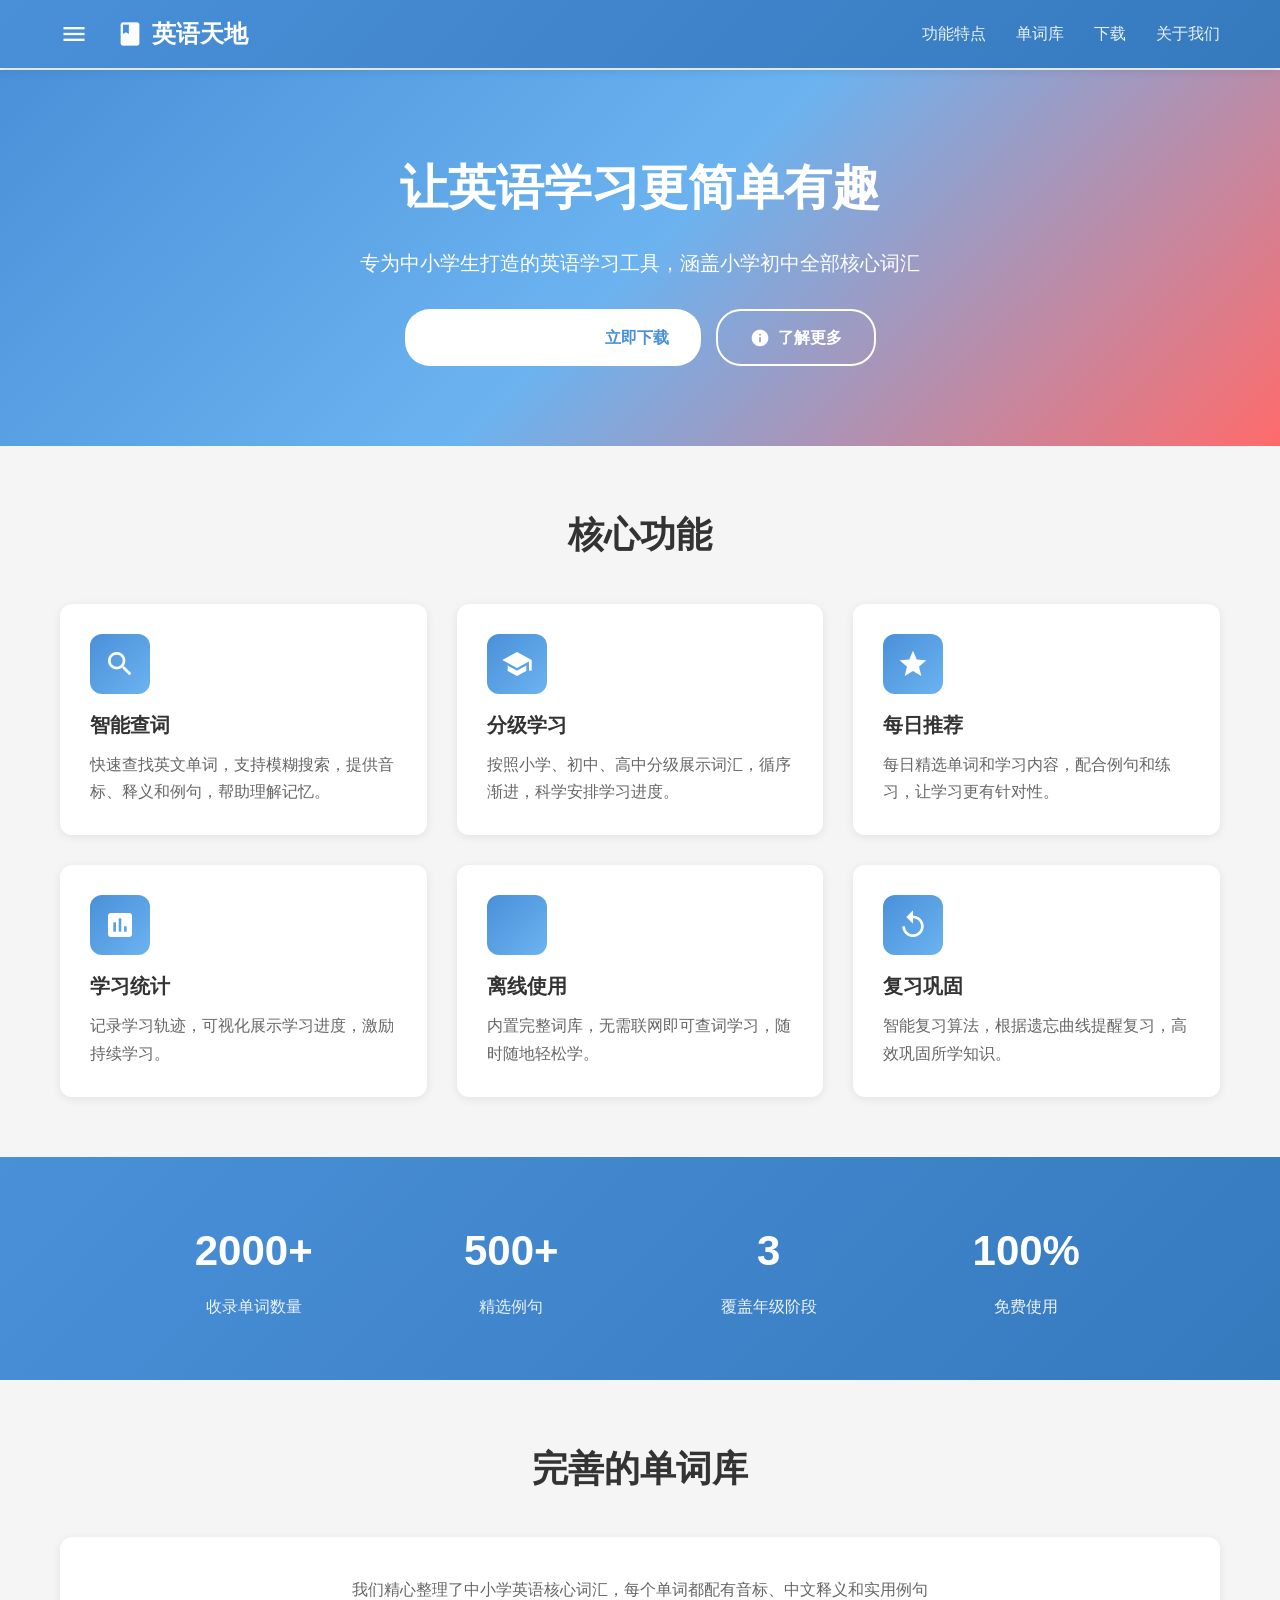
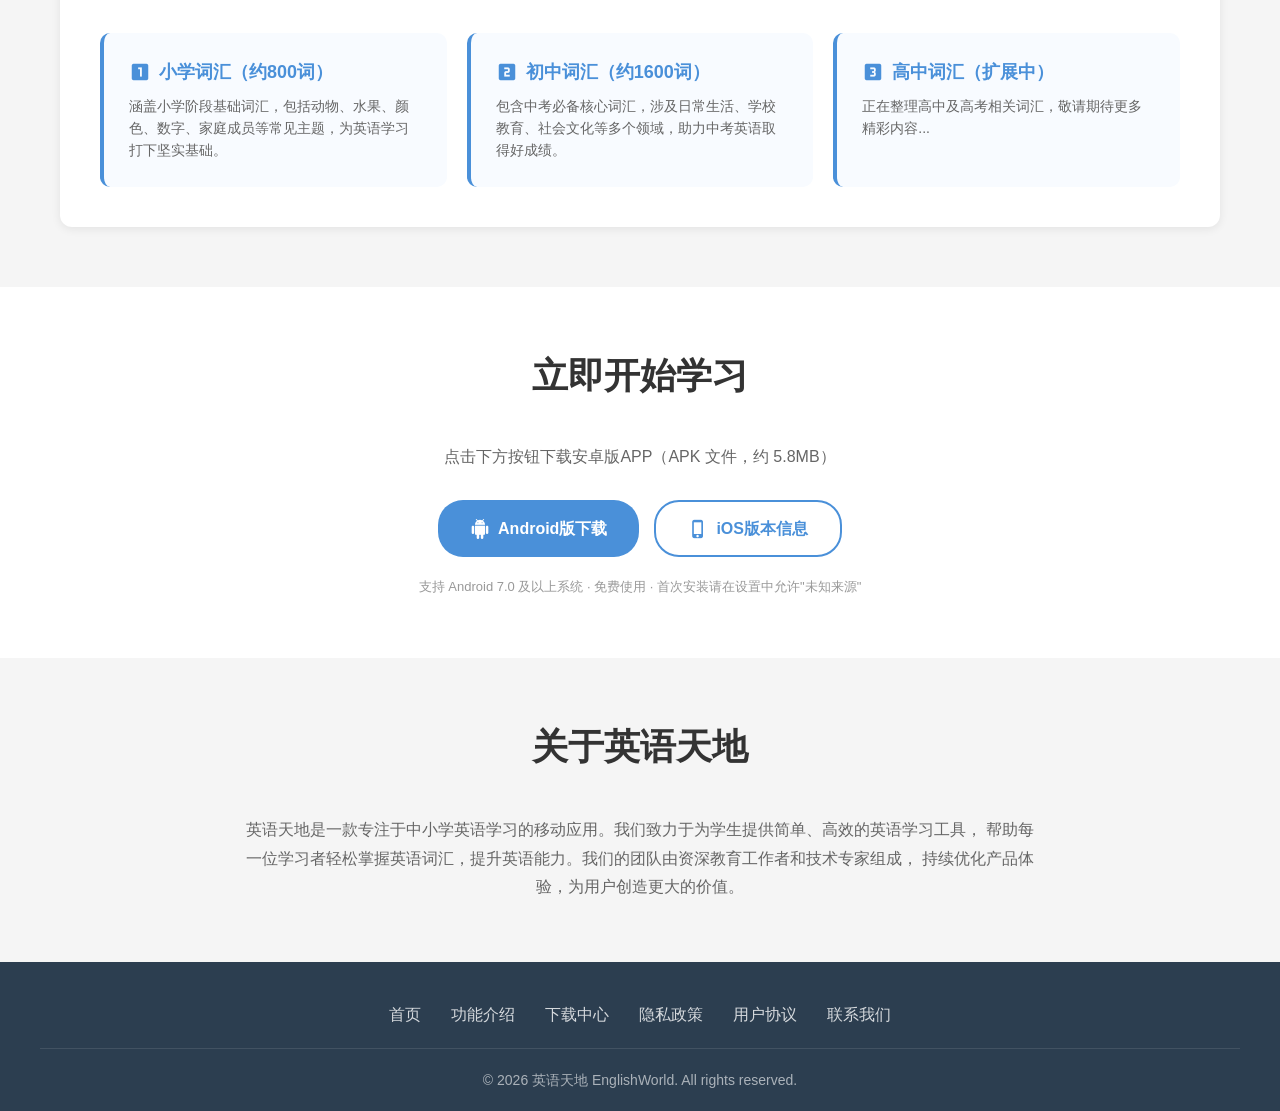
<file: website/index.html>
<!DOCTYPE html>
<html lang="zh-CN">
<head>
    <meta charset="UTF-8">
    <meta name="viewport" content="width=device-width, initial-scale=1.0">
    <title>英语天地 - 让英语学习更简单</title>
    <link href="https://fonts.googleapis.com/icon?family=Material+Icons" rel="stylesheet">
    <style>
        * {
            margin: 0;
            padding: 0;
            box-sizing: border-box;
        }

        body {
            font-family: 'Roboto', -apple-system, BlinkMacSystemFont, 'Segoe UI', 'Helvetica Neue', Arial, sans-serif;
            line-height: 1.6;
            color: #333;
            background-color: #f5f5f5;
        }

        /* 导航栏 */
        .navbar {
            background: linear-gradient(135deg, #4A90D9 0%, #357ABD 100%);
            padding: 15px 0;
            position: fixed;
            width: 100%;
            top: 0;
            z-index: 1000;
            box-shadow: 0 2px 10px rgba(0,0,0,0.1);
        }

        .nav-container {
            max-width: 1200px;
            margin: 0 auto;
            padding: 0 20px;
            display: flex;
            justify-content: space-between;
            align-items: center;
        }

        .logo {
            color: white;
            font-size: 24px;
            font-weight: bold;
            text-decoration: none;
            display: flex;
            align-items: center;
            gap: 8px;
        }

        .logo .material-icons {
            font-size: 28px;
        }

        .nav-links {
            display: flex;
            gap: 30px;
        }

        .nav-links a {
            color: rgba(255,255,255,0.9);
            text-decoration: none;
            transition: color 0.3s;
        }

        .nav-links a:hover {
            color: white;
        }

        /* Hero区域 */
        .hero {
            margin-top: 70px;
            padding: 80px 20px;
            text-align: center;
            background: linear-gradient(135deg, #4A90D9 0%, #6BB3F0 50%, #FF6B6B 100%);
            color: white;
        }

        .hero h1 {
            font-size: 48px;
            margin-bottom: 20px;
            animation: fadeInUp 1s ease-out;
        }

        .hero p {
            font-size: 20px;
            margin-bottom: 30px;
            opacity: 0.95;
            animation: fadeInUp 1s ease-out 0.2s both;
        }

        .btn-group {
            display: flex;
            gap: 15px;
            justify-content: center;
            flex-wrap: wrap;
            animation: fadeInUp 1s ease-out 0.4s both;
        }

        .btn {
            padding: 14px 32px;
            border-radius: 25px;
            text-decoration: none;
            font-weight: bold;
            transition: all 0.3s;
            display: inline-flex;
            align-items: center;
            gap: 8px;
        }

        .btn .material-icons {
            font-size: 20px;
        }

        .btn-primary {
            background: white;
            color: #4A90D9;
        }

        .btn-primary:hover {
            transform: translateY(-2px);
            box-shadow: 0 5px 20px rgba(0,0,0,0.2);
        }

        .btn-secondary {
            background: transparent;
            color: white;
            border: 2px solid white;
        }

        .btn-secondary:hover {
            background: white;
            color: #4A90D9;
        }

        /* 功能特性 */
        .features {
            max-width: 1200px;
            margin: 60px auto;
            padding: 0 20px;
        }

        .section-title {
            text-align: center;
            font-size: 36px;
            margin-bottom: 40px;
            color: #333;
        }

        .features-grid {
            display: grid;
            grid-template-columns: repeat(auto-fit, minmax(280px, 1fr));
            gap: 30px;
        }

        .feature-card {
            background: white;
            padding: 30px;
            border-radius: 12px;
            box-shadow: 0 2px 10px rgba(0,0,0,0.08);
            transition: all 0.3s;
        }

        .feature-card:hover {
            transform: translateY(-5px);
            box-shadow: 0 8px 25px rgba(0,0,0,0.15);
        }

        .feature-icon {
            width: 60px;
            height: 60px;
            background: linear-gradient(135deg, #4A90D9, #6BB3F0);
            border-radius: 12px;
            display: flex;
            align-items: center;
            justify-content: center;
            margin-bottom: 15px;
        }

        .feature-icon .material-icons {
            font-size: 32px;
            color: white;
        }

        .feature-card h3 {
            font-size: 20px;
            margin-bottom: 10px;
            color: #333;
        }

        .feature-card p {
            color: #666;
            line-height: 1.7;
        }

        /* 数据统计 */
        .stats {
            background: linear-gradient(135deg, #4A90D9 0%, #357ABD 100%);
            padding: 60px 20px;
            color: white;
        }

        .stats-grid {
            max-width: 1000px;
            margin: 0 auto;
            display: grid;
            grid-template-columns: repeat(auto-fit, minmax(200px, 1fr));
            gap: 30px;
            text-align: center;
        }

        .stat-item h3 {
            font-size: 42px;
            margin-bottom: 10px;
        }

        .stat-item p {
            font-size: 16px;
            opacity: 0.9;
        }

        /* 单词库展示 */
        .wordbank {
            max-width: 1200px;
            margin: 60px auto;
            padding: 0 20px;
        }

        .wordbank-content {
            background: white;
            border-radius: 12px;
            padding: 40px;
            box-shadow: 0 2px 10px rgba(0,0,0,0.08);
        }

        .word-categories {
            display: grid;
            grid-template-columns: repeat(auto-fit, minmax(250px, 1fr));
            gap: 20px;
            margin-top: 30px;
        }

        .category-card {
            padding: 25px;
            border-radius: 10px;
            border-left: 4px solid #4A90D9;
            background: #F8FBFF;
        }

        .category-card h4 {
            font-size: 18px;
            margin-bottom: 8px;
            color: #4A90D9;
            display: flex;
            align-items: center;
            gap: 8px;
        }

        .category-card h4 .material-icons {
            font-size: 22px;
        }

        .category-card p {
            color: #666;
            font-size: 14px;
        }

        /* 页脚 */
        .footer {
            background: #2C3E50;
            color: white;
            padding: 40px 20px 20px;
            text-align: center;
        }

        .footer-content {
            max-width: 1200px;
            margin: 0 auto;
        }

        .footer-links {
            display: flex;
            justify-content: center;
            gap: 30px;
            margin-bottom: 20px;
            flex-wrap: wrap;
        }

        .footer-links a {
            color: rgba(255,255,255,0.8);
            text-decoration: none;
            transition: color 0.3s;
        }

        .footer-links a:hover {
            color: white;
        }

        .copyright {
            color: rgba(255,255,255,0.6);
            font-size: 14px;
            padding-top: 20px;
            border-top: 1px solid rgba(255,255,255,0.1);
        }

        /* 动画 */
        @keyframes fadeInUp {
            from {
                opacity: 0;
                transform: translateY(30px);
            }
            to {
                opacity: 1;
                transform: translateY(0);
            }
        }

        /* 响应式 */
        @media (max-width: 768px) {
            .hero h1 {
                font-size: 32px;
            }
            
            .hero p {
                font-size: 16px;
            }
            
            .section-title {
                font-size: 28px;
            }
            
            .nav-links {
                display: none;
            }
        }
    </style>
</head>
<body>

    <!-- 导航栏 -->
    <nav class="navbar">
        <div class="nav-container">
            <a href="index.html" class="logo">
                <span class="material-icons">menu_book</span>
                英语天地
            </a>
            <div class="nav-links">
                <a href="#features">功能特点</a>
                <a href="#wordbank">单词库</a>
                <a href="#download">下载</a>
                <a href="#about">关于我们</a>
            </div>
        </div>
    </nav>

    <!-- Hero区域 -->
    <section class="hero">
        <h1>让英语学习更简单有趣</h1>
        <p>专为中小学生打造的英语学习工具，涵盖小学初中全部核心词汇</p>
        <div class="btn-group">
            <a href="#download" class="btn btn-primary">
                <span class="material-icons">download</span>
                立即下载
            </a>
            <a href="#features" class="btn btn-secondary">
                <span class="material-icons">info</span>
                了解更多
            </a>
        </div>
    </section>

    <!-- 功能特点 -->
    <section id="features" class="features">
        <h2 class="section-title">核心功能</h2>
        <div class="features-grid">
            <div class="feature-card">
                <div class="feature-icon">
                    <span class="material-icons">search</span>
                </div>
                <h3>智能查词</h3>
                <p>快速查找英文单词，支持模糊搜索，提供音标、释义和例句，帮助理解记忆。</p>
            </div>
            <div class="feature-card">
                <div class="feature-icon">
                    <span class="material-icons">school</span>
                </div>
                <h3>分级学习</h3>
                <p>按照小学、初中、高中分级展示词汇，循序渐进，科学安排学习进度。</p>
            </div>
            <div class="feature-card">
                <div class="feature-icon">
                    <span class="material-icons">star</span>
                </div>
                <h3>每日推荐</h3>
                <p>每日精选单词和学习内容，配合例句和练习，让学习更有针对性。</p>
            </div>
            <div class="feature-card">
                <div class="feature-icon">
                    <span class="material-icons">insert_chart</span>
                </div>
                <h3>学习统计</h3>
                <p>记录学习轨迹，可视化展示学习进度，激励持续学习。</p>
            </div>
            <div class="feature-card">
                <div class="feature-icon">
                    <span class="material-icons">offline_bolt</span>
                </div>
                <h3>离线使用</h3>
                <p>内置完整词库，无需联网即可查词学习，随时随地轻松学。</p>
            </div>
            <div class="feature-card">
                <div class="feature-icon">
                    <span class="material-icons">replay</span>
                </div>
                <h3>复习巩固</h3>
                <p>智能复习算法，根据遗忘曲线提醒复习，高效巩固所学知识。</p>
            </div>
        </div>
    </section>

    <!-- 数据统计 -->
    <section class="stats">
        <div class="stats-grid">
            <div class="stat-item">
                <h3>2000+</h3>
                <p>收录单词数量</p>
            </div>
            <div class="stat-item">
                <h3>500+</h3>
                <p>精选例句</p>
            </div>
            <div class="stat-item">
                <h3>3</h3>
                <p>覆盖年级阶段</p>
            </div>
            <div class="stat-item">
                <h3>100%</h3>
                <p>免费使用</p>
            </div>
        </div>
    </section>

    <!-- 单词库介绍 -->
    <section id="wordbank" class="wordbank">
        <h2 class="section-title">完善的单词库</h2>
        <div class="wordbank-content">
            <p style="text-align: center; color: #666; font-size: 16px;">
                我们精心整理了中小学英语核心词汇，每个单词都配有音标、中文释义和实用例句
            </p>
            <div class="word-categories">
                <div class="category-card">
                    <h4><span class="material-icons">looks_one</span> 小学词汇（约800词）</h4>
                    <p>涵盖小学阶段基础词汇，包括动物、水果、颜色、数字、家庭成员等常见主题，为英语学习打下坚实基础。</p>
                </div>
                <div class="category-card">
                    <h4><span class="material-icons">looks_two</span> 初中词汇（约1600词）</h4>
                    <p>包含中考必备核心词汇，涉及日常生活、学校教育、社会文化等多个领域，助力中考英语取得好成绩。</p>
                </div>
                <div class="category-card">
                    <h4><span class="material-icons">looks_3</span> 高中词汇（扩展中）</h4>
                    <p>正在整理高中及高考相关词汇，敬请期待更多精彩内容...</p>
                </div>
            </div>
        </div>
    </section>

    <!-- 下载区域 -->
    <section id="download" style="text-align: center; padding: 60px 20px; background: white;">
        <h2 class="section-title">立即开始学习</h2>
        <p style="color: #666; margin-bottom: 30px; font-size: 16px;">点击下方按钮下载安卓版APP（APK 文件，约 5.8MB）</p>
        <div class="btn-group" style="justify-content: center;">
            <a href="EnglishWorld.apk" class="btn btn-primary" style="background: #4A90D9; color: white;">
                <span class="material-icons">android</span>
                Android版下载
            </a>
            <a href="coming-soon.html" class="btn btn-secondary" style="border-color: #4A90D9; color: #4A90D9; opacity: 1;">
                <span class="material-icons">phone_iphone</span>
                iOS版本信息
            </a>
        </div>
        <p style="color: #999; margin-top: 20px; font-size: 13px;">
            支持 Android 7.0 及以上系统 · 免费使用 · 首次安装请在设置中允许"未知来源"
        </p>
    </section>

    <!-- 关于我们 -->
    <section id="about" style="background: #f5f5f5; padding: 60px 20px;">
        <div style="max-width: 800px; margin: 0 auto; text-align: center;">
            <h2 class="section-title">关于英语天地</h2>
            <p style="color: #666; line-height: 1.8; font-size: 16px;">
                英语天地是一款专注于中小学英语学习的移动应用。我们致力于为学生提供简单、高效的英语学习工具，
                帮助每一位学习者轻松掌握英语词汇，提升英语能力。我们的团队由资深教育工作者和技术专家组成，
                持续优化产品体验，为用户创造更大的价值。
            </p>
        </div>
    </section>

    <!-- 页脚 -->
    <footer class="footer">
        <div class="footer-content">
            <div class="footer-links">
                <a href="index.html">首页</a>
                <a href="#features">功能介绍</a>
                <a href="#download">下载中心</a>
                <a href="privacy.html">隐私政策</a>
                <a href="terms.html">用户协议</a>
                <a href="contact.html">联系我们</a>
            </div>
            <p class="copyright">&copy; 2026 英语天地 EnglishWorld. All rights reserved.</p>
        </div>
    </footer>

</body>
</html>
</file>
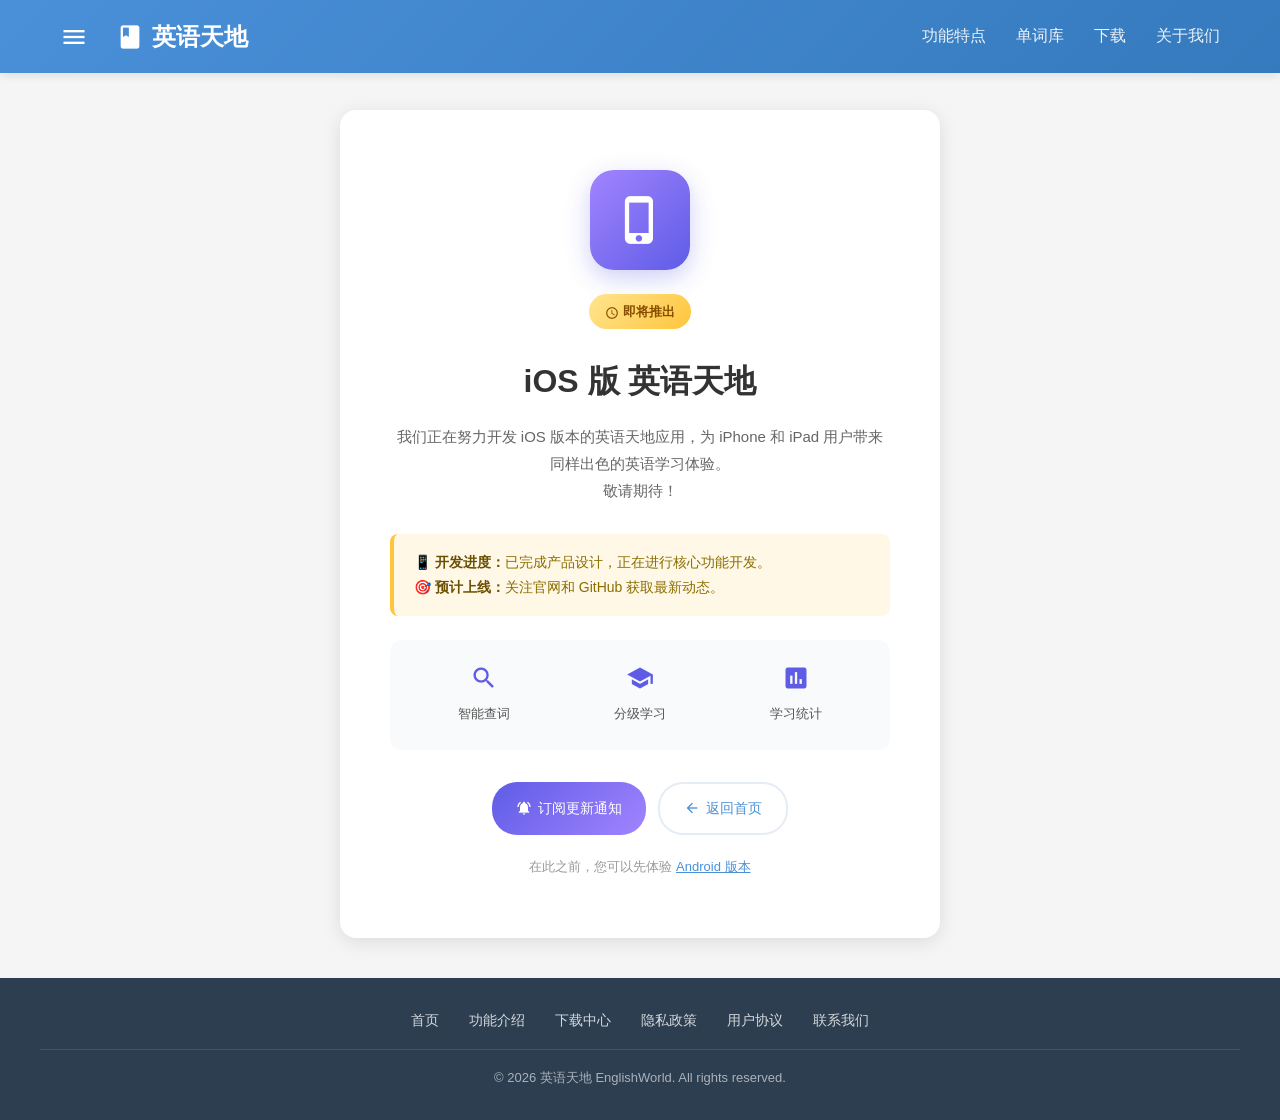
<file: website/coming-soon.html>
<!DOCTYPE html>
<html lang="zh-CN">
<head>
    <meta charset="UTF-8">
    <meta name="viewport" content="width=device-width, initial-scale=1.0">
    <title>iOS 版本 - 英语天地</title>
    <link href="https://fonts.googleapis.com/icon?family=Material+Icons" rel="stylesheet">
    <style>
        * {
            margin: 0;
            padding: 0;
            box-sizing: border-box;
        }

        body {
            font-family: 'Roboto', -apple-system, BlinkMacSystemFont, 'Segoe UI', 'Helvetica Neue', Arial, sans-serif;
            line-height: 1.8;
            color: #333;
            background-color: #f5f5f5;
            min-height: 100vh;
            display: flex;
            flex-direction: column;
        }

        /* 导航栏 */
        .navbar {
            background: linear-gradient(135deg, #4A90D9 0%, #357ABD 100%);
            padding: 15px 0;
            position: fixed;
            width: 100%;
            top: 0;
            z-index: 1000;
            box-shadow: 0 2px 10px rgba(0,0,0,0.1);
        }

        .nav-container {
            max-width: 1200px;
            margin: 0 auto;
            padding: 0 20px;
            display: flex;
            justify-content: space-between;
            align-items: center;
        }

        .logo {
            color: white;
            font-size: 24px;
            font-weight: bold;
            text-decoration: none;
            display: flex;
            align-items: center;
            gap: 8px;
        }

        .logo .material-icons {
            font-size: 28px;
        }

        .nav-links {
            display: flex;
            gap: 30px;
        }

        .nav-links a {
            color: rgba(255,255,255,0.9);
            text-decoration: none;
            transition: color 0.3s;
        }

        .nav-links a:hover {
            color: white;
        }

        /* 主内容区域 */
        .content {
            flex: 1;
            margin-top: 70px;
            display: flex;
            align-items: center;
            justify-content: center;
            padding: 40px 20px;
        }

        .coming-soon-card {
            background: white;
            padding: 60px 50px;
            border-radius: 16px;
            box-shadow: 0 4px 20px rgba(0,0,0,0.1);
            text-align: center;
            max-width: 600px;
            width: 100%;
            animation: fadeInUp 0.8s ease-out;
        }

        @keyframes fadeInUp {
            from {
                opacity: 0;
                transform: translateY(30px);
            }
            to {
                opacity: 1;
                transform: translateY(0);
            }
        }

        .app-icon {
            width: 100px;
            height: 100px;
            margin: 0 auto 24px;
            background: linear-gradient(135deg, #A284FF 0%, #5E5CE6 100%);
            border-radius: 24px;
            display: flex;
            align-items: center;
            justify-content: center;
            box-shadow: 0 8px 24px rgba(94,92,230,0.3);
        }

        .app-icon .material-icons {
            font-size: 52px;
            color: white;
        }

        .coming-soon-card h1 {
            font-size: 32px;
            color: #333;
            margin-bottom: 12px;
        }

        .badge {
            display: inline-block;
            padding: 6px 16px;
            background: linear-gradient(135deg, #FFE58F, #FFC53D);
            color: #874D00;
            border-radius: 20px;
            font-size: 13px;
            font-weight: 600;
            margin-bottom: 24px;
        }

        .description {
            color: #666;
            font-size: 15px;
            line-height: 1.8;
            margin-bottom: 30px;
        }

        /* 功能预览 */
        .features-preview {
            display: grid;
            grid-template-columns: repeat(3, 1fr);
            gap: 16px;
            margin-bottom: 32px;
            padding: 24px;
            background: #F9FAFB;
            border-radius: 12px;
        }

        .feature-item {
            text-align: center;
        }

        .feature-item .material-icons {
            font-size: 28px;
            color: #5E5CE6;
            margin-bottom: 6px;
        }

        .feature-item p {
            font-size: 13px;
            color: #555;
        }

        /* CTA 按钮 */
        .cta-group {
            display: flex;
            gap: 12px;
            justify-content: center;
            flex-wrap: wrap;
            margin-bottom: 20px;
        }

        .btn {
            display: inline-flex;
            align-items: center;
            gap: 6px;
            padding: 12px 24px;
            border-radius: 25px;
            text-decoration: none;
            font-weight: 500;
            font-size: 14px;
            transition: all 0.3s;
            border: none;
            cursor: pointer;
        }

        .btn-primary {
            background: linear-gradient(135deg, #5E5CE6, #A284FF);
            color: white;
        }

        .btn-primary:hover {
            transform: translateY(-2px);
            box-shadow: 0 6px 16px rgba(94,92,230,0.4);
        }

        .btn-secondary {
            background: white;
            color: #4A90D9;
            border: 2px solid #E5ECF5;
        }

        .btn-secondary:hover {
            border-color: #4A90D9;
            background: #F0F7FF;
        }

        /* 进度提示 */
        .progress-info {
            padding: 16px 20px;
            background: #FFF8E6;
            border-left: 4px solid #FFC53D;
            border-radius: 8px;
            text-align: left;
            margin-bottom: 24px;
            font-size: 14px;
            color: #8A6D00;
        }

        .progress-info strong {
            color: #6B4F00;
        }

        /* 页脚 */
        .footer {
            background: #2C3E50;
            color: white;
            padding: 30px 20px;
            text-align: center;
        }

        .footer-content {
            max-width: 1200px;
            margin: 0 auto;
        }

        .footer-links {
            display: flex;
            justify-content: center;
            gap: 30px;
            margin-bottom: 16px;
            flex-wrap: wrap;
        }

        .footer-links a {
            color: rgba(255,255,255,0.8);
            text-decoration: none;
            transition: color 0.3s;
            font-size: 14px;
        }

        .footer-links a:hover {
            color: white;
        }

        .copyright {
            color: rgba(255,255,255,0.6);
            font-size: 13px;
            padding-top: 16px;
            border-top: 1px solid rgba(255,255,255,0.1);
        }

        /* 响应式 */
        @media (max-width: 768px) {
            .coming-soon-card {
                padding: 40px 24px;
            }
            .coming-soon-card h1 {
                font-size: 24px;
            }
            .features-preview {
                grid-template-columns: 1fr;
                gap: 20px;
            }
            .nav-links {
                display: none;
            }
        }
    </style>
</head>
<body>

    <!-- 导航栏 -->
    <nav class="navbar">
        <div class="nav-container">
            <a href="index.html" class="logo">
                <span class="material-icons">menu_book</span>
                英语天地
            </a>
            <div class="nav-links">
                <a href="index.html#features">功能特点</a>
                <a href="index.html#wordbank">单词库</a>
                <a href="index.html#download">下载</a>
                <a href="index.html#about">关于我们</a>
            </div>
        </div>
    </nav>

    <!-- 主内容 -->
    <main class="content">
        <div class="coming-soon-card">
            <div class="app-icon">
                <span class="material-icons">phone_iphone</span>
            </div>

            <span class="badge"><span class="material-icons" style="font-size: 14px; vertical-align: middle;">schedule</span> 即将推出</span>

            <h1>iOS 版 英语天地</h1>

            <p class="description">
                我们正在努力开发 iOS 版本的英语天地应用，为 iPhone 和 iPad 用户带来同样出色的英语学习体验。<br>
                敬请期待！
            </p>

            <div class="progress-info">
                <strong>📱 开发进度：</strong>已完成产品设计，正在进行核心功能开发。<br>
                <strong>🎯 预计上线：</strong>关注官网和 GitHub 获取最新动态。
            </div>

            <div class="features-preview">
                <div class="feature-item">
                    <span class="material-icons">search</span>
                    <p>智能查词</p>
                </div>
                <div class="feature-item">
                    <span class="material-icons">school</span>
                    <p>分级学习</p>
                </div>
                <div class="feature-item">
                    <span class="material-icons">insert_chart</span>
                    <p>学习统计</p>
                </div>
            </div>

            <div class="cta-group">
                <a href="https://github.com/GeoRain/EnglishWorld/issues" target="_blank" class="btn btn-primary">
                    <span class="material-icons" style="font-size: 16px;">notifications_active</span>
                    订阅更新通知
                </a>
                <a href="index.html" class="btn btn-secondary">
                    <span class="material-icons" style="font-size: 16px;">arrow_back</span>
                    返回首页
                </a>
            </div>

            <p style="font-size: 13px; color: #999; margin-top: 16px;">
                在此之前，您可以先体验 <a href="EnglishWorld.apk" style="color: #4A90D9;">Android 版本</a>
            </p>
        </div>
    </main>

    <!-- 页脚 -->
    <footer class="footer">
        <div class="footer-content">
            <div class="footer-links">
                <a href="index.html">首页</a>
                <a href="index.html#features">功能介绍</a>
                <a href="index.html#download">下载中心</a>
                <a href="privacy.html">隐私政策</a>
                <a href="terms.html">用户协议</a>
                <a href="contact.html">联系我们</a>
            </div>
            <p class="copyright">&copy; 2026 英语天地 EnglishWorld. All rights reserved.</p>
        </div>
    </footer>

</body>
</html>
</file>
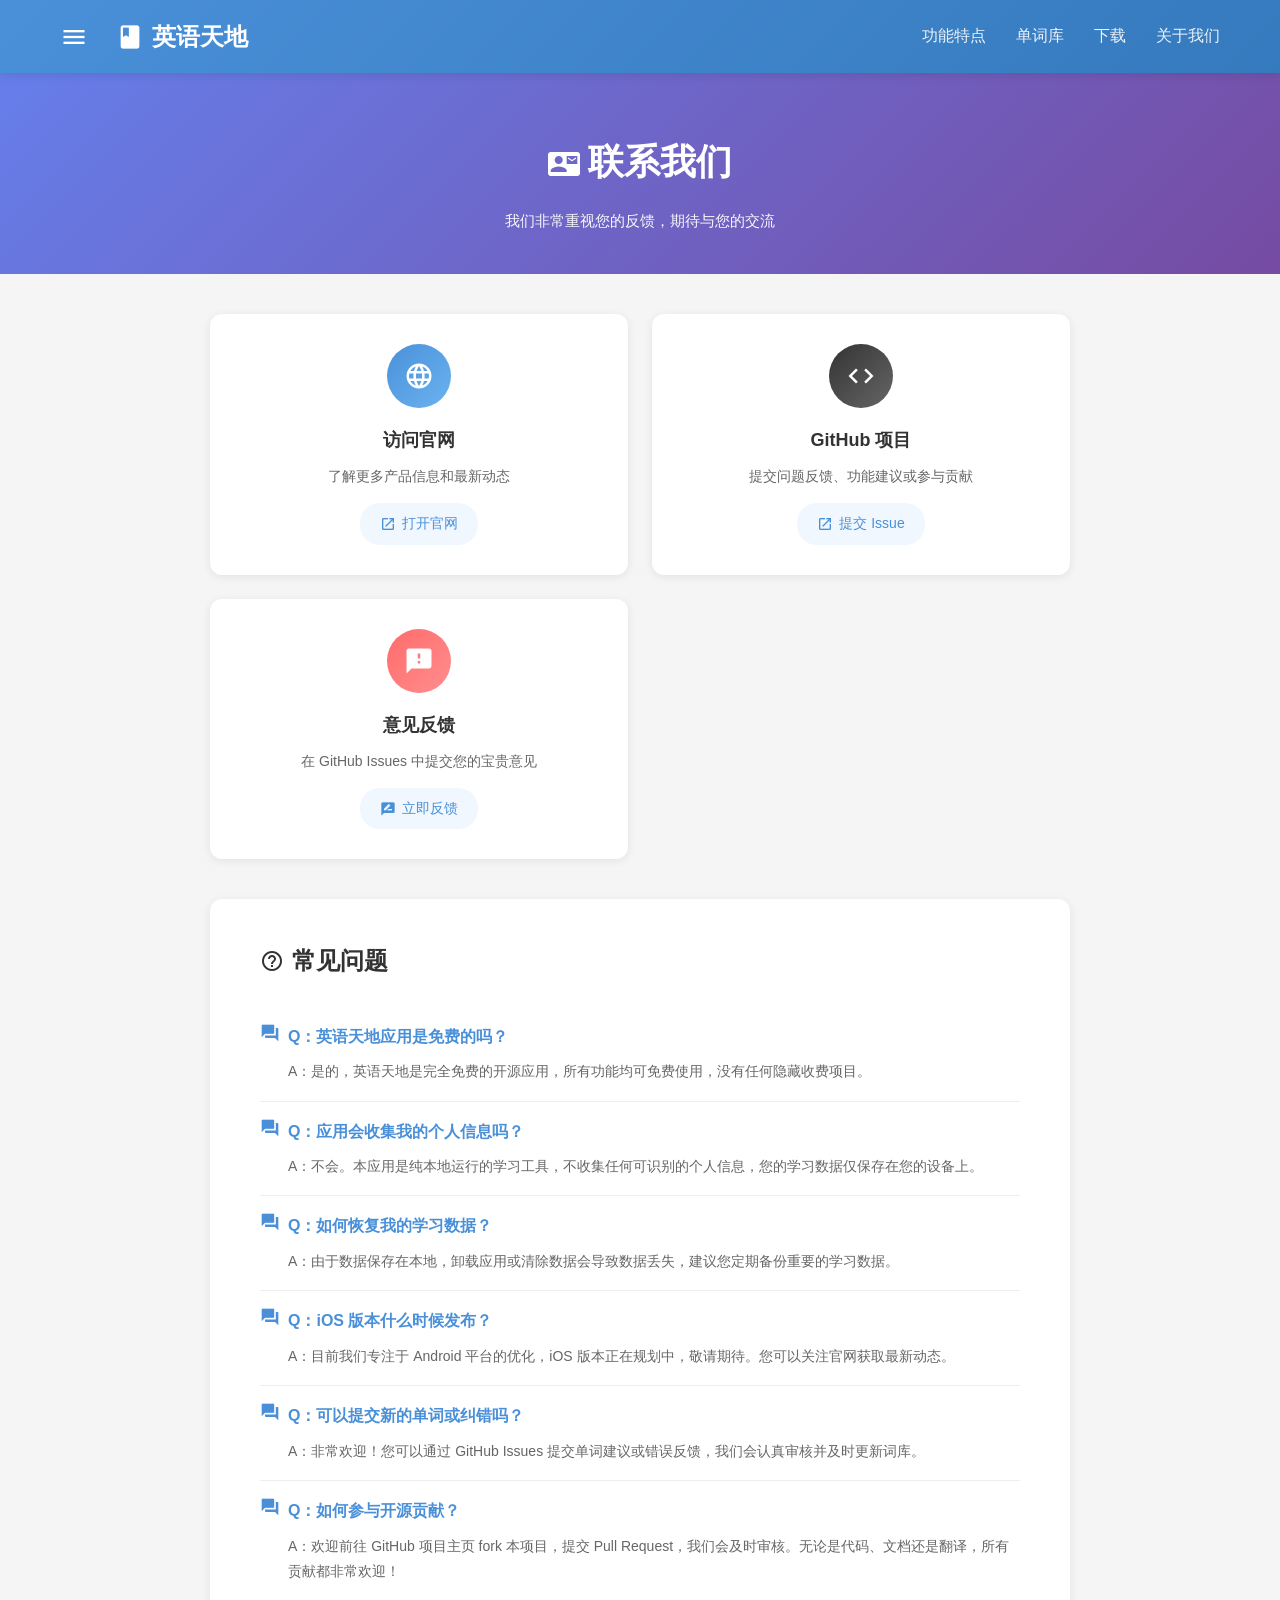
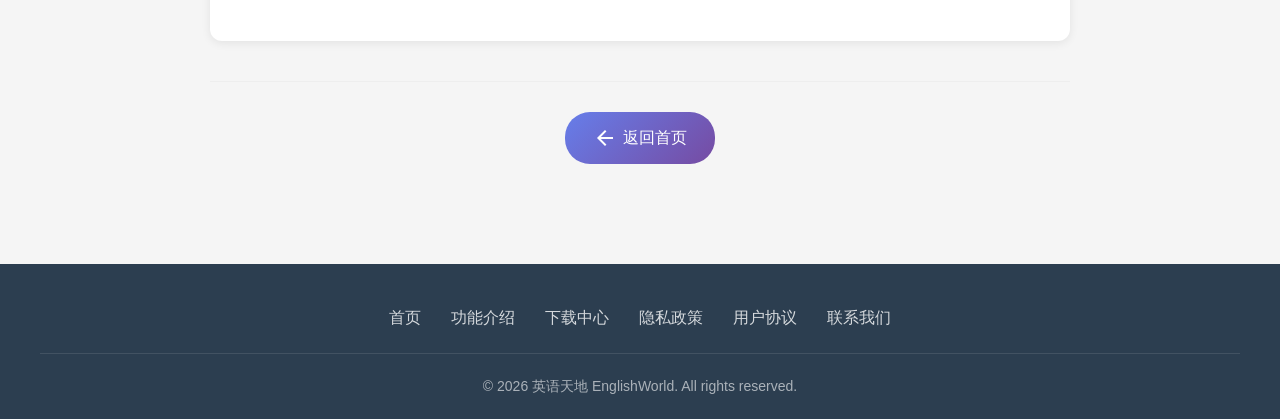
<file: website/contact.html>
<!DOCTYPE html>
<html lang="zh-CN">
<head>
    <meta charset="UTF-8">
    <meta name="viewport" content="width=device-width, initial-scale=1.0">
    <title>联系我们 - 英语天地</title>
    <link href="https://fonts.googleapis.com/icon?family=Material+Icons" rel="stylesheet">
    <style>
        * {
            margin: 0;
            padding: 0;
            box-sizing: border-box;
        }

        body {
            font-family: 'Roboto', -apple-system, BlinkMacSystemFont, 'Segoe UI', 'Helvetica Neue', Arial, sans-serif;
            line-height: 1.8;
            color: #333;
            background-color: #f5f5f5;
        }

        /* 导航栏 */
        .navbar {
            background: linear-gradient(135deg, #4A90D9 0%, #357ABD 100%);
            padding: 15px 0;
            position: fixed;
            width: 100%;
            top: 0;
            z-index: 1000;
            box-shadow: 0 2px 10px rgba(0,0,0,0.1);
        }

        .nav-container {
            max-width: 1200px;
            margin: 0 auto;
            padding: 0 20px;
            display: flex;
            justify-content: space-between;
            align-items: center;
        }

        .logo {
            color: white;
            font-size: 24px;
            font-weight: bold;
            text-decoration: none;
            display: flex;
            align-items: center;
            gap: 8px;
        }

        .logo .material-icons {
            font-size: 28px;
        }

        .nav-links {
            display: flex;
            gap: 30px;
        }

        .nav-links a {
            color: rgba(255,255,255,0.9);
            text-decoration: none;
            transition: color 0.3s;
        }

        .nav-links a:hover {
            color: white;
        }

        /* 页面头部 */
        .page-header {
            margin-top: 70px;
            padding: 60px 20px 40px;
            text-align: center;
            background: linear-gradient(135deg, #667eea 0%, #764ba2 100%);
            color: white;
        }

        .page-header h1 {
            font-size: 36px;
            margin-bottom: 12px;
        }

        .page-header p {
            font-size: 15px;
            opacity: 0.95;
        }

        /* 内容区域 */
        .content {
            max-width: 900px;
            margin: 40px auto;
            padding: 0 20px 60px;
        }

        .contact-grid {
            display: grid;
            grid-template-columns: repeat(auto-fit, minmax(280px, 1fr));
            gap: 24px;
            margin-bottom: 40px;
        }

        .contact-card {
            background: white;
            padding: 30px;
            border-radius: 12px;
            box-shadow: 0 2px 10px rgba(0,0,0,0.08);
            text-align: center;
            transition: all 0.3s;
        }

        .contact-card:hover {
            transform: translateY(-4px);
            box-shadow: 0 8px 25px rgba(0,0,0,0.12);
        }

        .contact-icon {
            width: 64px;
            height: 64px;
            margin: 0 auto 16px;
            border-radius: 50%;
            display: flex;
            align-items: center;
            justify-content: center;
        }

        .contact-icon .material-icons {
            font-size: 30px;
            color: white;
        }

        .icon-web {
            background: linear-gradient(135deg, #4A90D9, #6BB3F0);
        }

        .icon-github {
            background: linear-gradient(135deg, #333, #666);
        }

        .icon-email {
            background: linear-gradient(135deg, #FF6B6B, #FF8E8E);
        }

        .contact-card h3 {
            font-size: 18px;
            margin-bottom: 8px;
            color: #333;
        }

        .contact-card p {
            color: #666;
            font-size: 14px;
            margin-bottom: 14px;
        }

        .contact-card a {
            display: inline-flex;
            align-items: center;
            gap: 6px;
            padding: 8px 20px;
            background: #F0F7FF;
            color: #4A90D9;
            text-decoration: none;
            border-radius: 20px;
            font-size: 14px;
            font-weight: 500;
            transition: all 0.3s;
        }

        .contact-card a:hover {
            background: #4A90D9;
            color: white;
        }

        /* FAQ区域 */
        .faq-section {
            background: white;
            padding: 40px 50px;
            border-radius: 12px;
            box-shadow: 0 2px 10px rgba(0,0,0,0.08);
        }

        .faq-section h2 {
            font-size: 24px;
            color: #333;
            margin-bottom: 24px;
            display: flex;
            align-items: center;
            gap: 8px;
        }

        .faq-item {
            padding: 16px 0;
            border-bottom: 1px solid #eee;
        }

        .faq-item:last-child {
            border-bottom: none;
        }

        .faq-item h4 {
            font-size: 16px;
            color: #4A90D9;
            margin-bottom: 8px;
            display: flex;
            align-items: flex-start;
            gap: 8px;
        }

        .faq-item h4 .material-icons {
            font-size: 20px;
            flex-shrink: 0;
        }

        .faq-item p {
            color: #666;
            font-size: 14px;
            padding-left: 28px;
            line-height: 1.8;
        }

        /* 底部返回 */
        .back-section {
            text-align: center;
            margin-top: 40px;
            padding-top: 30px;
            border-top: 1px solid #eee;
        }

        .btn-back {
            display: inline-flex;
            align-items: center;
            gap: 6px;
            padding: 12px 28px;
            background: linear-gradient(135deg, #667eea, #764ba2);
            color: white;
            text-decoration: none;
            border-radius: 25px;
            font-weight: 500;
            transition: all 0.3s;
        }

        .btn-back:hover {
            transform: translateY(-2px);
            box-shadow: 0 4px 12px rgba(102,126,234,0.4);
        }

        /* 页脚 */
        .footer {
            background: #2C3E50;
            color: white;
            padding: 40px 20px 20px;
            text-align: center;
        }

        .footer-content {
            max-width: 1200px;
            margin: 0 auto;
        }

        .footer-links {
            display: flex;
            justify-content: center;
            gap: 30px;
            margin-bottom: 20px;
            flex-wrap: wrap;
        }

        .footer-links a {
            color: rgba(255,255,255,0.8);
            text-decoration: none;
            transition: color 0.3s;
        }

        .footer-links a:hover {
            color: white;
        }

        .copyright {
            color: rgba(255,255,255,0.6);
            font-size: 14px;
            padding-top: 20px;
            border-top: 1px solid rgba(255,255,255,0.1);
        }

        /* 响应式 */
        @media (max-width: 768px) {
            .page-header h1 {
                font-size: 26px;
            }
            .faq-section {
                padding: 25px 20px;
            }
            .nav-links {
                display: none;
            }
        }
    </style>
</head>
<body>

    <!-- 导航栏 -->
    <nav class="navbar">
        <div class="nav-container">
            <a href="index.html" class="logo">
                <span class="material-icons">menu_book</span>
                英语天地
            </a>
            <div class="nav-links">
                <a href="index.html#features">功能特点</a>
                <a href="index.html#wordbank">单词库</a>
                <a href="index.html#download">下载</a>
                <a href="index.html#about">关于我们</a>
            </div>
        </div>
    </nav>

    <!-- 页面头部 -->
    <header class="page-header">
        <h1><span class="material-icons" style="vertical-align: middle; font-size: 32px; margin-right: 8px;">contact_mail</span>联系我们</h1>
        <p>我们非常重视您的反馈，期待与您的交流</p>
    </header>

    <!-- 内容区域 -->
    <div class="content">

        <!-- 联系方式卡片 -->
        <div class="contact-grid">
            <div class="contact-card">
                <div class="contact-icon icon-web">
                    <span class="material-icons">language</span>
                </div>
                <h3>访问官网</h3>
                <p>了解更多产品信息和最新动态</p>
                <a href="https://georain.github.io/EnglishWorld" target="_blank">
                    <span class="material-icons" style="font-size:16px;">open_in_new</span>
                    打开官网
                </a>
            </div>

            <div class="contact-card">
                <div class="contact-icon icon-github">
                    <span class="material-icons">code</span>
                </div>
                <h3>GitHub 项目</h3>
                <p>提交问题反馈、功能建议或参与贡献</p>
                <a href="https://github.com/GeoRain/EnglishWorld/issues" target="_blank">
                    <span class="material-icons" style="font-size:16px;">open_in_new</span>
                    提交 Issue
                </a>
            </div>

            <div class="contact-card">
                <div class="contact-icon icon-email">
                    <span class="material-icons">feedback</span>
                </div>
                <h3>意见反馈</h3>
                <p>在 GitHub Issues 中提交您的宝贵意见</p>
                <a href="https://github.com/GeoRain/EnglishWorld/issues/new" target="_blank">
                    <span class="material-icons" style="font-size:16px;">rate_review</span>
                    立即反馈
                </a>
            </div>
        </div>

        <!-- FAQ区域 -->
        <div class="faq-section">
            <h2><span class="material-icons">help_outline</span>常见问题</h2>

            <div class="faq-item">
                <h4><span class="material-icons">question_answer</span>Q：英语天地应用是免费的吗？</h4>
                <p>A：是的，英语天地是完全免费的开源应用，所有功能均可免费使用，没有任何隐藏收费项目。</p>
            </div>

            <div class="faq-item">
                <h4><span class="material-icons">question_answer</span>Q：应用会收集我的个人信息吗？</h4>
                <p>A：不会。本应用是纯本地运行的学习工具，不收集任何可识别的个人信息，您的学习数据仅保存在您的设备上。</p>
            </div>

            <div class="faq-item">
                <h4><span class="material-icons">question_answer</span>Q：如何恢复我的学习数据？</h4>
                <p>A：由于数据保存在本地，卸载应用或清除数据会导致数据丢失，建议您定期备份重要的学习数据。</p>
            </div>

            <div class="faq-item">
                <h4><span class="material-icons">question_answer</span>Q：iOS 版本什么时候发布？</h4>
                <p>A：目前我们专注于 Android 平台的优化，iOS 版本正在规划中，敬请期待。您可以关注官网获取最新动态。</p>
            </div>

            <div class="faq-item">
                <h4><span class="material-icons">question_answer</span>Q：可以提交新的单词或纠错吗？</h4>
                <p>A：非常欢迎！您可以通过 GitHub Issues 提交单词建议或错误反馈，我们会认真审核并及时更新词库。</p>
            </div>

            <div class="faq-item">
                <h4><span class="material-icons">question_answer</span>Q：如何参与开源贡献？</h4>
                <p>A：欢迎前往 GitHub 项目主页 fork 本项目，提交 Pull Request，我们会及时审核。无论是代码、文档还是翻译，所有贡献都非常欢迎！</p>
            </div>
        </div>

        <div class="back-section">
            <a href="index.html" class="btn-back">
                <span class="material-icons">arrow_back</span>
                返回首页
            </a>
        </div>

    </div>

    <!-- 页脚 -->
    <footer class="footer">
        <div class="footer-content">
            <div class="footer-links">
                <a href="index.html">首页</a>
                <a href="index.html#features">功能介绍</a>
                <a href="index.html#download">下载中心</a>
                <a href="privacy.html">隐私政策</a>
                <a href="terms.html">用户协议</a>
                <a href="contact.html">联系我们</a>
            </div>
            <p class="copyright">&copy; 2026 英语天地 EnglishWorld. All rights reserved.</p>
        </div>
    </footer>

</body>
</html>
</file>
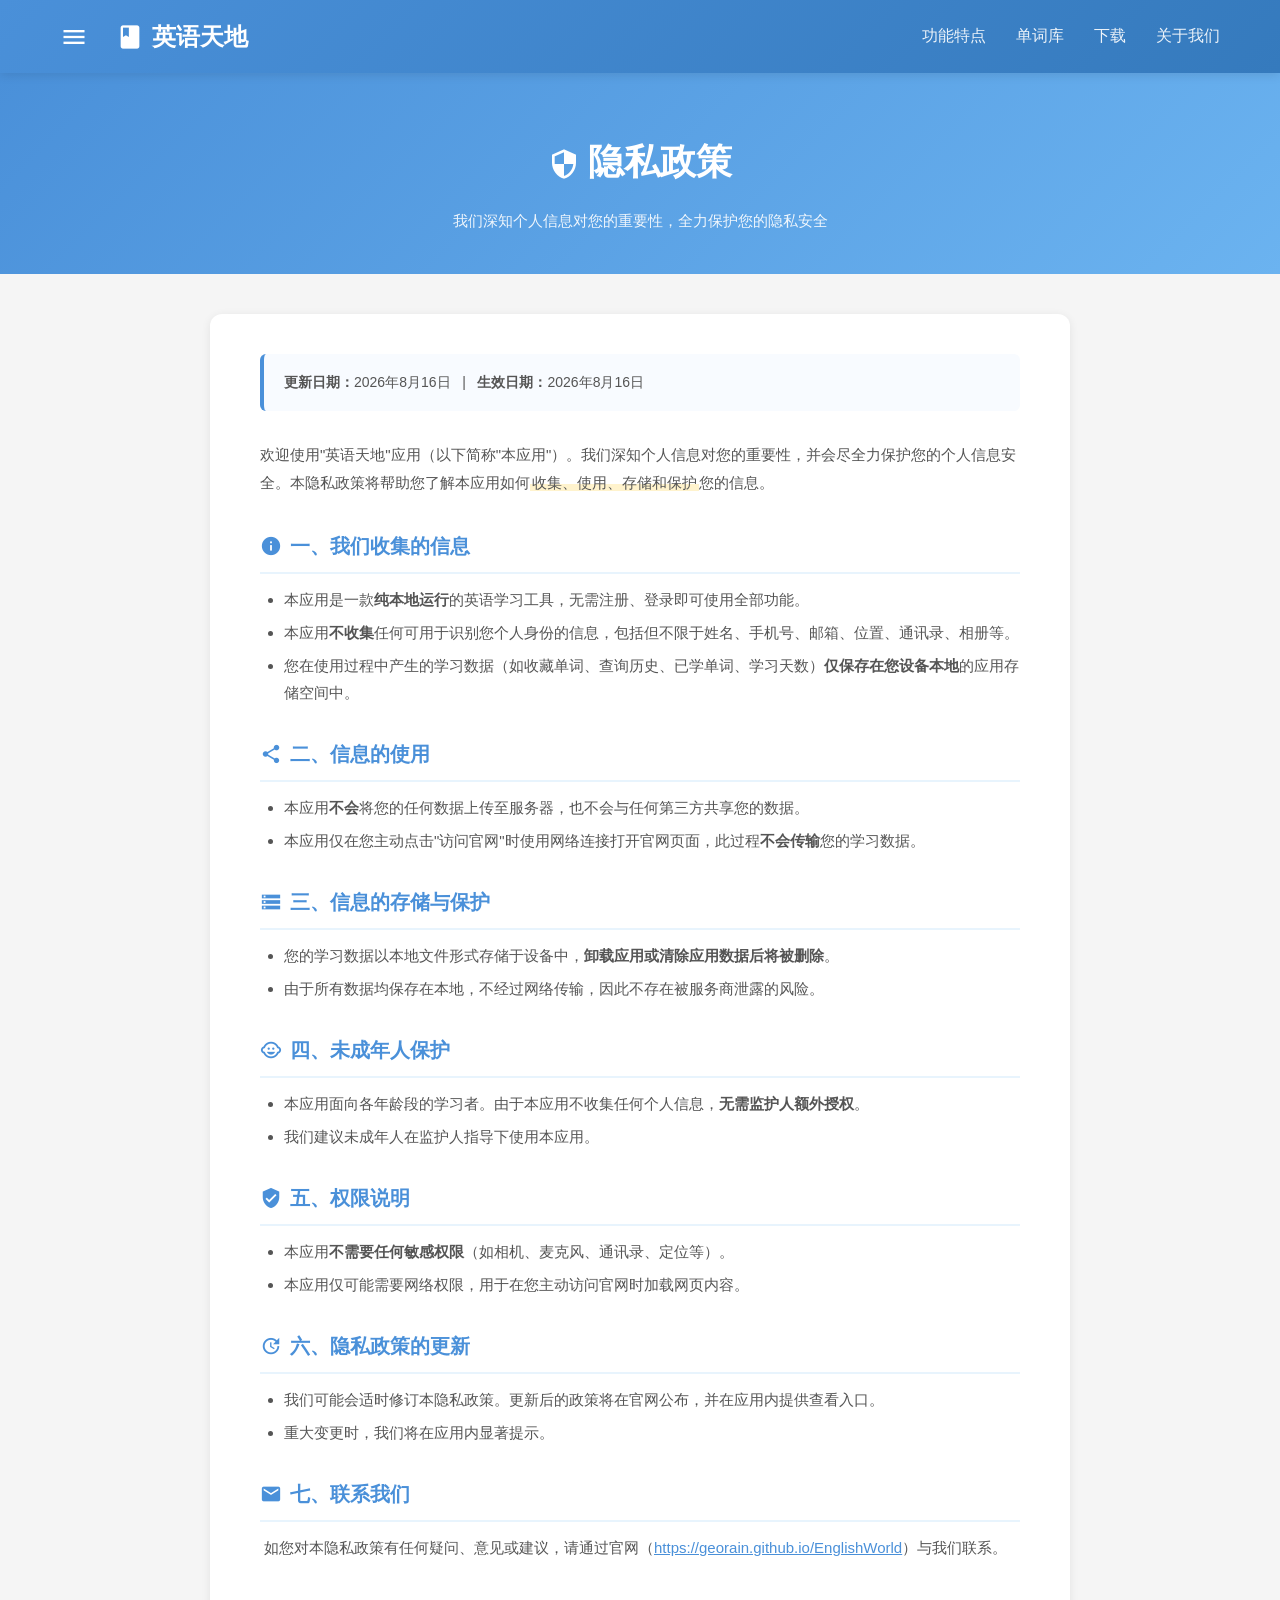
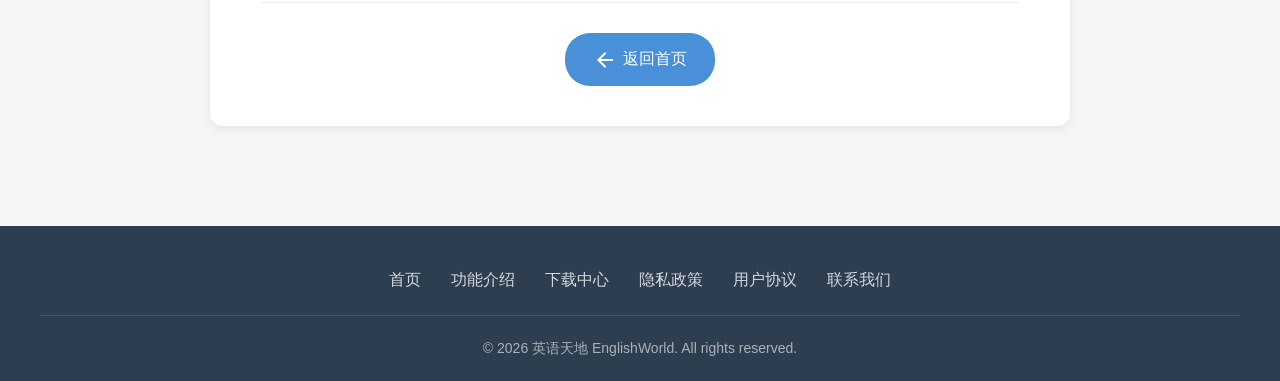
<file: website/privacy.html>
<!DOCTYPE html>
<html lang="zh-CN">
<head>
    <meta charset="UTF-8">
    <meta name="viewport" content="width=device-width, initial-scale=1.0">
    <title>隐私政策 - 英语天地</title>
    <link href="https://fonts.googleapis.com/icon?family=Material+Icons" rel="stylesheet">
    <style>
        * {
            margin: 0;
            padding: 0;
            box-sizing: border-box;
        }

        body {
            font-family: 'Roboto', -apple-system, BlinkMacSystemFont, 'Segoe UI', 'Helvetica Neue', Arial, sans-serif;
            line-height: 1.8;
            color: #333;
            background-color: #f5f5f5;
        }

        /* 导航栏 */
        .navbar {
            background: linear-gradient(135deg, #4A90D9 0%, #357ABD 100%);
            padding: 15px 0;
            position: fixed;
            width: 100%;
            top: 0;
            z-index: 1000;
            box-shadow: 0 2px 10px rgba(0,0,0,0.1);
        }

        .nav-container {
            max-width: 1200px;
            margin: 0 auto;
            padding: 0 20px;
            display: flex;
            justify-content: space-between;
            align-items: center;
        }

        .logo {
            color: white;
            font-size: 24px;
            font-weight: bold;
            text-decoration: none;
            display: flex;
            align-items: center;
            gap: 8px;
        }

        .logo .material-icons {
            font-size: 28px;
        }

        .nav-links {
            display: flex;
            gap: 30px;
        }

        .nav-links a {
            color: rgba(255,255,255,0.9);
            text-decoration: none;
            transition: color 0.3s;
        }

        .nav-links a:hover {
            color: white;
        }

        /* 页面头部 */
        .page-header {
            margin-top: 70px;
            padding: 60px 20px 40px;
            text-align: center;
            background: linear-gradient(135deg, #4A90D9 0%, #6BB3F0 100%);
            color: white;
        }

        .page-header h1 {
            font-size: 36px;
            margin-bottom: 12px;
        }

        .page-header p {
            font-size: 15px;
            opacity: 0.9;
        }

        /* 内容区域 */
        .content {
            max-width: 900px;
            margin: 40px auto;
            padding: 0 20px 60px;
        }

        .policy-card {
            background: white;
            padding: 40px 50px;
            border-radius: 12px;
            box-shadow: 0 2px 10px rgba(0,0,0,0.08);
        }

        .policy-update {
            padding: 16px 20px;
            background: #F8FBFF;
            border-left: 4px solid #4A90D9;
            border-radius: 6px;
            margin-bottom: 30px;
            color: #555;
            font-size: 14px;
        }

        .policy-section {
            margin-bottom: 30px;
        }

        .policy-section h2 {
            font-size: 20px;
            color: #4A90D9;
            margin-bottom: 12px;
            padding-bottom: 8px;
            border-bottom: 2px solid #E8F4FD;
            display: flex;
            align-items: center;
            gap: 8px;
        }

        .policy-section h2 .material-icons {
            font-size: 22px;
        }

        .policy-section p {
            color: #555;
            font-size: 15px;
            line-height: 1.9;
            margin-bottom: 8px;
            padding-left: 4px;
        }

        .policy-section ul {
            padding-left: 24px;
            color: #555;
        }

        .policy-section li {
            margin-bottom: 6px;
            font-size: 15px;
            line-height: 1.8;
        }

        .highlight {
            background: linear-gradient(transparent 60%, #FFF3CD 60%);
            padding: 0 2px;
        }

        /* 底部返回 */
        .back-section {
            text-align: center;
            margin-top: 40px;
            padding-top: 30px;
            border-top: 1px solid #eee;
        }

        .btn-back {
            display: inline-flex;
            align-items: center;
            gap: 6px;
            padding: 12px 28px;
            background: #4A90D9;
            color: white;
            text-decoration: none;
            border-radius: 25px;
            font-weight: 500;
            transition: all 0.3s;
        }

        .btn-back:hover {
            background: #357ABD;
            transform: translateY(-2px);
            box-shadow: 0 4px 12px rgba(74,144,217,0.3);
        }

        /* 页脚 */
        .footer {
            background: #2C3E50;
            color: white;
            padding: 40px 20px 20px;
            text-align: center;
        }

        .footer-content {
            max-width: 1200px;
            margin: 0 auto;
        }

        .footer-links {
            display: flex;
            justify-content: center;
            gap: 30px;
            margin-bottom: 20px;
            flex-wrap: wrap;
        }

        .footer-links a {
            color: rgba(255,255,255,0.8);
            text-decoration: none;
            transition: color 0.3s;
        }

        .footer-links a:hover {
            color: white;
        }

        .copyright {
            color: rgba(255,255,255,0.6);
            font-size: 14px;
            padding-top: 20px;
            border-top: 1px solid rgba(255,255,255,0.1);
        }

        /* 响应式 */
        @media (max-width: 768px) {
            .page-header h1 {
                font-size: 26px;
            }
            .policy-card {
                padding: 25px 20px;
            }
            .policy-section h2 {
                font-size: 18px;
            }
            .nav-links {
                display: none;
            }
        }
    </style>
</head>
<body>

    <!-- 导航栏 -->
    <nav class="navbar">
        <div class="nav-container">
            <a href="index.html" class="logo">
                <span class="material-icons">menu_book</span>
                英语天地
            </a>
            <div class="nav-links">
                <a href="index.html#features">功能特点</a>
                <a href="index.html#wordbank">单词库</a>
                <a href="index.html#download">下载</a>
                <a href="index.html#about">关于我们</a>
            </div>
        </div>
    </nav>

    <!-- 页面头部 -->
    <header class="page-header">
        <h1><span class="material-icons" style="vertical-align: middle; font-size: 32px; margin-right: 8px;">security</span>隐私政策</h1>
        <p>我们深知个人信息对您的重要性，全力保护您的隐私安全</p>
    </header>

    <!-- 内容区域 -->
    <div class="content">
        <div class="policy-card">

            <div class="policy-update">
                <strong>更新日期：</strong>2026年8月16日 &nbsp;&nbsp;|&nbsp;&nbsp; <strong>生效日期：</strong>2026年8月16日
            </div>

            <p style="font-size: 15px; color: #555; margin-bottom: 30px; line-height: 1.9;">
                欢迎使用"英语天地"应用（以下简称"本应用"）。我们深知个人信息对您的重要性，并会尽全力保护您的个人信息安全。本隐私政策将帮助您了解本应用如何<span class="highlight">收集、使用、存储和保护</span>您的信息。
            </p>

            <div class="policy-section">
                <h2><span class="material-icons">info</span>一、我们收集的信息</h2>
                <ul>
                    <li>本应用是一款<strong>纯本地运行</strong>的英语学习工具，无需注册、登录即可使用全部功能。</li>
                    <li>本应用<strong>不收集</strong>任何可用于识别您个人身份的信息，包括但不限于姓名、手机号、邮箱、位置、通讯录、相册等。</li>
                    <li>您在使用过程中产生的学习数据（如收藏单词、查询历史、已学单词、学习天数）<strong>仅保存在您设备本地</strong>的应用存储空间中。</li>
                </ul>
            </div>

            <div class="policy-section">
                <h2><span class="material-icons">share</span>二、信息的使用</h2>
                <ul>
                    <li>本应用<strong>不会</strong>将您的任何数据上传至服务器，也不会与任何第三方共享您的数据。</li>
                    <li>本应用仅在您主动点击"访问官网"时使用网络连接打开官网页面，此过程<strong>不会传输</strong>您的学习数据。</li>
                </ul>
            </div>

            <div class="policy-section">
                <h2><span class="material-icons">storage</span>三、信息的存储与保护</h2>
                <ul>
                    <li>您的学习数据以本地文件形式存储于设备中，<strong>卸载应用或清除应用数据后将被删除</strong>。</li>
                    <li>由于所有数据均保存在本地，不经过网络传输，因此不存在被服务商泄露的风险。</li>
                </ul>
            </div>

            <div class="policy-section">
                <h2><span class="material-icons">child_care</span>四、未成年人保护</h2>
                <ul>
                    <li>本应用面向各年龄段的学习者。由于本应用不收集任何个人信息，<strong>无需监护人额外授权</strong>。</li>
                    <li>我们建议未成年人在监护人指导下使用本应用。</li>
                </ul>
            </div>

            <div class="policy-section">
                <h2><span class="material-icons">verified_user</span>五、权限说明</h2>
                <ul>
                    <li>本应用<strong>不需要任何敏感权限</strong>（如相机、麦克风、通讯录、定位等）。</li>
                    <li>本应用仅可能需要网络权限，用于在您主动访问官网时加载网页内容。</li>
                </ul>
            </div>

            <div class="policy-section">
                <h2><span class="material-icons">update</span>六、隐私政策的更新</h2>
                <ul>
                    <li>我们可能会适时修订本隐私政策。更新后的政策将在官网公布，并在应用内提供查看入口。</li>
                    <li>重大变更时，我们将在应用内显著提示。</li>
                </ul>
            </div>

            <div class="policy-section">
                <h2><span class="material-icons">mail</span>七、联系我们</h2>
                <p>如您对本隐私政策有任何疑问、意见或建议，请通过官网（<a href="https://georain.github.io/EnglishWorld" style="color: #4A90D9;">https://georain.github.io/EnglishWorld</a>）与我们联系。</p>
            </div>

            <div class="back-section">
                <a href="index.html" class="btn-back">
                    <span class="material-icons">arrow_back</span>
                    返回首页
                </a>
            </div>

        </div>
    </div>

    <!-- 页脚 -->
    <footer class="footer">
        <div class="footer-content">
            <div class="footer-links">
                <a href="index.html">首页</a>
                <a href="index.html#features">功能介绍</a>
                <a href="index.html#download">下载中心</a>
                <a href="privacy.html">隐私政策</a>
                <a href="terms.html">用户协议</a>
                <a href="contact.html">联系我们</a>
            </div>
            <p class="copyright">&copy; 2026 英语天地 EnglishWorld. All rights reserved.</p>
        </div>
    </footer>

</body>
</html>
</file>
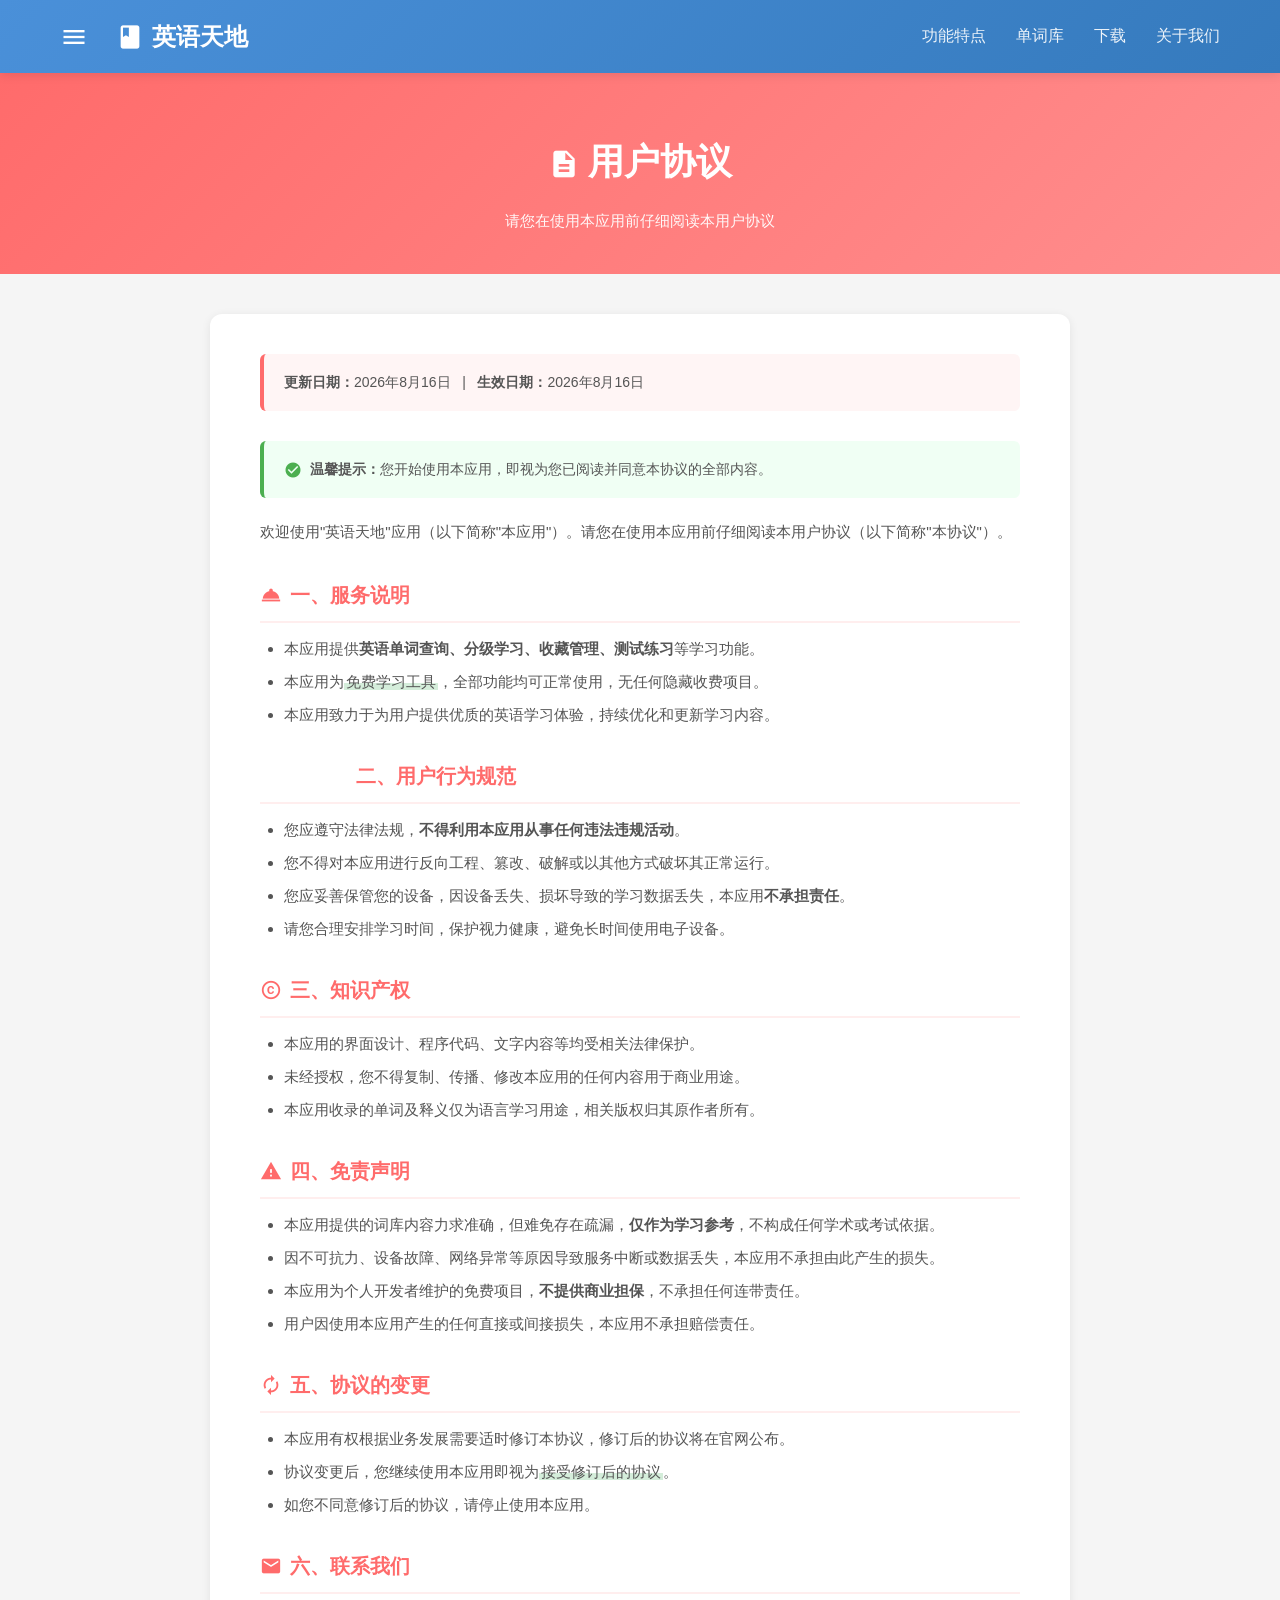
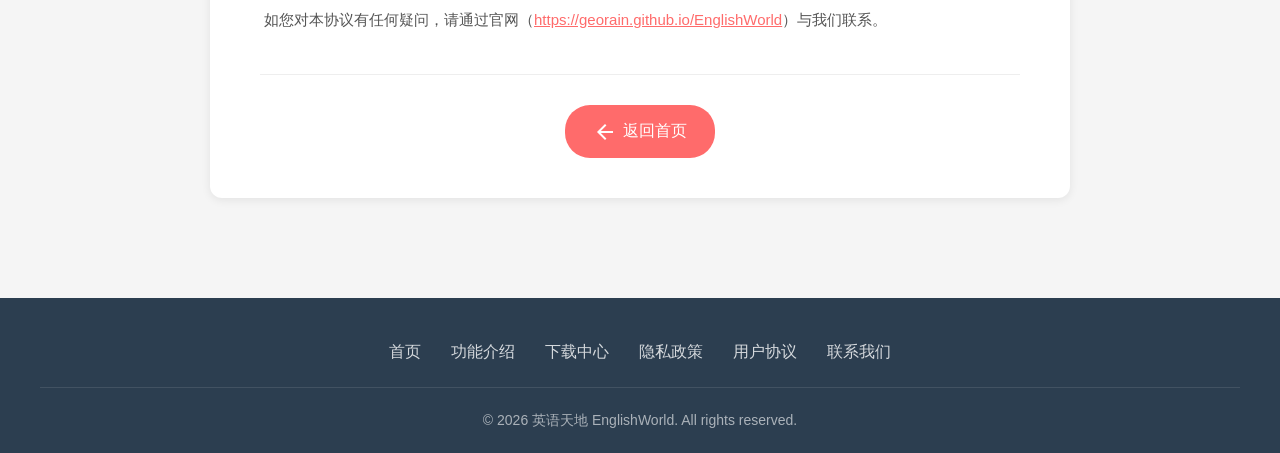
<file: website/terms.html>
<!DOCTYPE html>
<html lang="zh-CN">
<head>
    <meta charset="UTF-8">
    <meta name="viewport" content="width=device-width, initial-scale=1.0">
    <title>用户协议 - 英语天地</title>
    <link href="https://fonts.googleapis.com/icon?family=Material+Icons" rel="stylesheet">
    <style>
        * {
            margin: 0;
            padding: 0;
            box-sizing: border-box;
        }

        body {
            font-family: 'Roboto', -apple-system, BlinkMacSystemFont, 'Segoe UI', 'Helvetica Neue', Arial, sans-serif;
            line-height: 1.8;
            color: #333;
            background-color: #f5f5f5;
        }

        /* 导航栏 */
        .navbar {
            background: linear-gradient(135deg, #4A90D9 0%, #357ABD 100%);
            padding: 15px 0;
            position: fixed;
            width: 100%;
            top: 0;
            z-index: 1000;
            box-shadow: 0 2px 10px rgba(0,0,0,0.1);
        }

        .nav-container {
            max-width: 1200px;
            margin: 0 auto;
            padding: 0 20px;
            display: flex;
            justify-content: space-between;
            align-items: center;
        }

        .logo {
            color: white;
            font-size: 24px;
            font-weight: bold;
            text-decoration: none;
            display: flex;
            align-items: center;
            gap: 8px;
        }

        .logo .material-icons {
            font-size: 28px;
        }

        .nav-links {
            display: flex;
            gap: 30px;
        }

        .nav-links a {
            color: rgba(255,255,255,0.9);
            text-decoration: none;
            transition: color 0.3s;
        }

        .nav-links a:hover {
            color: white;
        }

        /* 页面头部 */
        .page-header {
            margin-top: 70px;
            padding: 60px 20px 40px;
            text-align: center;
            background: linear-gradient(135deg, #FF6B6B 0%, #FF8E8E 100%);
            color: white;
        }

        .page-header h1 {
            font-size: 36px;
            margin-bottom: 12px;
        }

        .page-header p {
            font-size: 15px;
            opacity: 0.95;
        }

        /* 内容区域 */
        .content {
            max-width: 900px;
            margin: 40px auto;
            padding: 0 20px 60px;
        }

        .policy-card {
            background: white;
            padding: 40px 50px;
            border-radius: 12px;
            box-shadow: 0 2px 10px rgba(0,0,0,0.08);
        }

        .policy-update {
            padding: 16px 20px;
            background: #FFF5F5;
            border-left: 4px solid #FF6B6B;
            border-radius: 6px;
            margin-bottom: 30px;
            color: #555;
            font-size: 14px;
        }

        .policy-section {
            margin-bottom: 30px;
        }

        .policy-section h2 {
            font-size: 20px;
            color: #FF6B6B;
            margin-bottom: 12px;
            padding-bottom: 8px;
            border-bottom: 2px solid #FFEEEE;
            display: flex;
            align-items: center;
            gap: 8px;
        }

        .policy-section h2 .material-icons {
            font-size: 22px;
        }

        .policy-section p {
            color: #555;
            font-size: 15px;
            line-height: 1.9;
            margin-bottom: 8px;
            padding-left: 4px;
        }

        .policy-section ul {
            padding-left: 24px;
            color: #555;
        }

        .policy-section li {
            margin-bottom: 6px;
            font-size: 15px;
            line-height: 1.8;
        }

        .highlight {
            background: linear-gradient(transparent 60%, #D4EDDA 60%);
            padding: 0 2px;
        }

        .tip-box {
            padding: 16px 20px;
            background: #F0FFF4;
            border-left: 4px solid #4CAF50;
            border-radius: 6px;
            margin: 20px 0;
            color: #555;
            font-size: 14px;
        }

        /* 底部返回 */
        .back-section {
            text-align: center;
            margin-top: 40px;
            padding-top: 30px;
            border-top: 1px solid #eee;
        }

        .btn-back {
            display: inline-flex;
            align-items: center;
            gap: 6px;
            padding: 12px 28px;
            background: #FF6B6B;
            color: white;
            text-decoration: none;
            border-radius: 25px;
            font-weight: 500;
            transition: all 0.3s;
        }

        .btn-back:hover {
            background: #E55555;
            transform: translateY(-2px);
            box-shadow: 0 4px 12px rgba(255,107,107,0.3);
        }

        /* 页脚 */
        .footer {
            background: #2C3E50;
            color: white;
            padding: 40px 20px 20px;
            text-align: center;
        }

        .footer-content {
            max-width: 1200px;
            margin: 0 auto;
        }

        .footer-links {
            display: flex;
            justify-content: center;
            gap: 30px;
            margin-bottom: 20px;
            flex-wrap: wrap;
        }

        .footer-links a {
            color: rgba(255,255,255,0.8);
            text-decoration: none;
            transition: color 0.3s;
        }

        .footer-links a:hover {
            color: white;
        }

        .copyright {
            color: rgba(255,255,255,0.6);
            font-size: 14px;
            padding-top: 20px;
            border-top: 1px solid rgba(255,255,255,0.1);
        }

        /* 响应式 */
        @media (max-width: 768px) {
            .page-header h1 {
                font-size: 26px;
            }
            .policy-card {
                padding: 25px 20px;
            }
            .policy-section h2 {
                font-size: 18px;
            }
            .nav-links {
                display: none;
            }
        }
    </style>
</head>
<body>

    <!-- 导航栏 -->
    <nav class="navbar">
        <div class="nav-container">
            <a href="index.html" class="logo">
                <span class="material-icons">menu_book</span>
                英语天地
            </a>
            <div class="nav-links">
                <a href="index.html#features">功能特点</a>
                <a href="index.html#wordbank">单词库</a>
                <a href="index.html#download">下载</a>
                <a href="index.html#about">关于我们</a>
            </div>
        </div>
    </nav>

    <!-- 页面头部 -->
    <header class="page-header">
        <h1><span class="material-icons" style="vertical-align: middle; font-size: 32px; margin-right: 8px;">description</span>用户协议</h1>
        <p>请您在使用本应用前仔细阅读本用户协议</p>
    </header>

    <!-- 内容区域 -->
    <div class="content">
        <div class="policy-card">

            <div class="policy-update">
                <strong>更新日期：</strong>2026年8月16日 &nbsp;&nbsp;|&nbsp;&nbsp; <strong>生效日期：</strong>2026年8月16日
            </div>

            <div class="tip-box">
                <span class="material-icons" style="vertical-align: middle; color: #4CAF50; font-size: 18px; margin-right: 4px;">check_circle</span>
                <strong>温馨提示：</strong>您开始使用本应用，即视为您已阅读并同意本协议的全部内容。
            </div>

            <p style="font-size: 15px; color: #555; margin-bottom: 30px; line-height: 1.9;">
                欢迎使用"英语天地"应用（以下简称"本应用"）。请您在使用本应用前仔细阅读本用户协议（以下简称"本协议"）。
            </p>

            <div class="policy-section">
                <h2><span class="material-icons">room_service</span>一、服务说明</h2>
                <ul>
                    <li>本应用提供<strong>英语单词查询、分级学习、收藏管理、测试练习</strong>等学习功能。</li>
                    <li>本应用为<span class="highlight">免费学习工具</span>，全部功能均可正常使用，无任何隐藏收费项目。</li>
                    <li>本应用致力于为用户提供优质的英语学习体验，持续优化和更新学习内容。</li>
                </ul>
            </div>

            <div class="policy-section">
                <h2><span class="material-icons">rule</span>二、用户行为规范</h2>
                <ul>
                    <li>您应遵守法律法规，<strong>不得利用本应用从事任何违法违规活动</strong>。</li>
                    <li>您不得对本应用进行反向工程、篡改、破解或以其他方式破坏其正常运行。</li>
                    <li>您应妥善保管您的设备，因设备丢失、损坏导致的学习数据丢失，本应用<strong>不承担责任</strong>。</li>
                    <li>请您合理安排学习时间，保护视力健康，避免长时间使用电子设备。</li>
                </ul>
            </div>

            <div class="policy-section">
                <h2><span class="material-icons">copyright</span>三、知识产权</h2>
                <ul>
                    <li>本应用的界面设计、程序代码、文字内容等均受相关法律保护。</li>
                    <li>未经授权，您不得复制、传播、修改本应用的任何内容用于商业用途。</li>
                    <li>本应用收录的单词及释义仅为语言学习用途，相关版权归其原作者所有。</li>
                </ul>
            </div>

            <div class="policy-section">
                <h2><span class="material-icons">warning</span>四、免责声明</h2>
                <ul>
                    <li>本应用提供的词库内容力求准确，但难免存在疏漏，<strong>仅作为学习参考</strong>，不构成任何学术或考试依据。</li>
                    <li>因不可抗力、设备故障、网络异常等原因导致服务中断或数据丢失，本应用不承担由此产生的损失。</li>
                    <li>本应用为个人开发者维护的免费项目，<strong>不提供商业担保</strong>，不承担任何连带责任。</li>
                    <li>用户因使用本应用产生的任何直接或间接损失，本应用不承担赔偿责任。</li>
                </ul>
            </div>

            <div class="policy-section">
                <h2><span class="material-icons">autorenew</span>五、协议的变更</h2>
                <ul>
                    <li>本应用有权根据业务发展需要适时修订本协议，修订后的协议将在官网公布。</li>
                    <li>协议变更后，您继续使用本应用即视为<span class="highlight">接受修订后的协议</span>。</li>
                    <li>如您不同意修订后的协议，请停止使用本应用。</li>
                </ul>
            </div>

            <div class="policy-section">
                <h2><span class="material-icons">mail</span>六、联系我们</h2>
                <p>如您对本协议有任何疑问，请通过官网（<a href="https://georain.github.io/EnglishWorld" style="color: #FF6B6B;">https://georain.github.io/EnglishWorld</a>）与我们联系。</p>
            </div>

            <div class="back-section">
                <a href="index.html" class="btn-back">
                    <span class="material-icons">arrow_back</span>
                    返回首页
                </a>
            </div>

        </div>
    </div>

    <!-- 页脚 -->
    <footer class="footer">
        <div class="footer-content">
            <div class="footer-links">
                <a href="index.html">首页</a>
                <a href="index.html#features">功能介绍</a>
                <a href="index.html#download">下载中心</a>
                <a href="privacy.html">隐私政策</a>
                <a href="terms.html">用户协议</a>
                <a href="contact.html">联系我们</a>
            </div>
            <p class="copyright">&copy; 2026 英语天地 EnglishWorld. All rights reserved.</p>
        </div>
    </footer>

</body>
</html>
</file>
